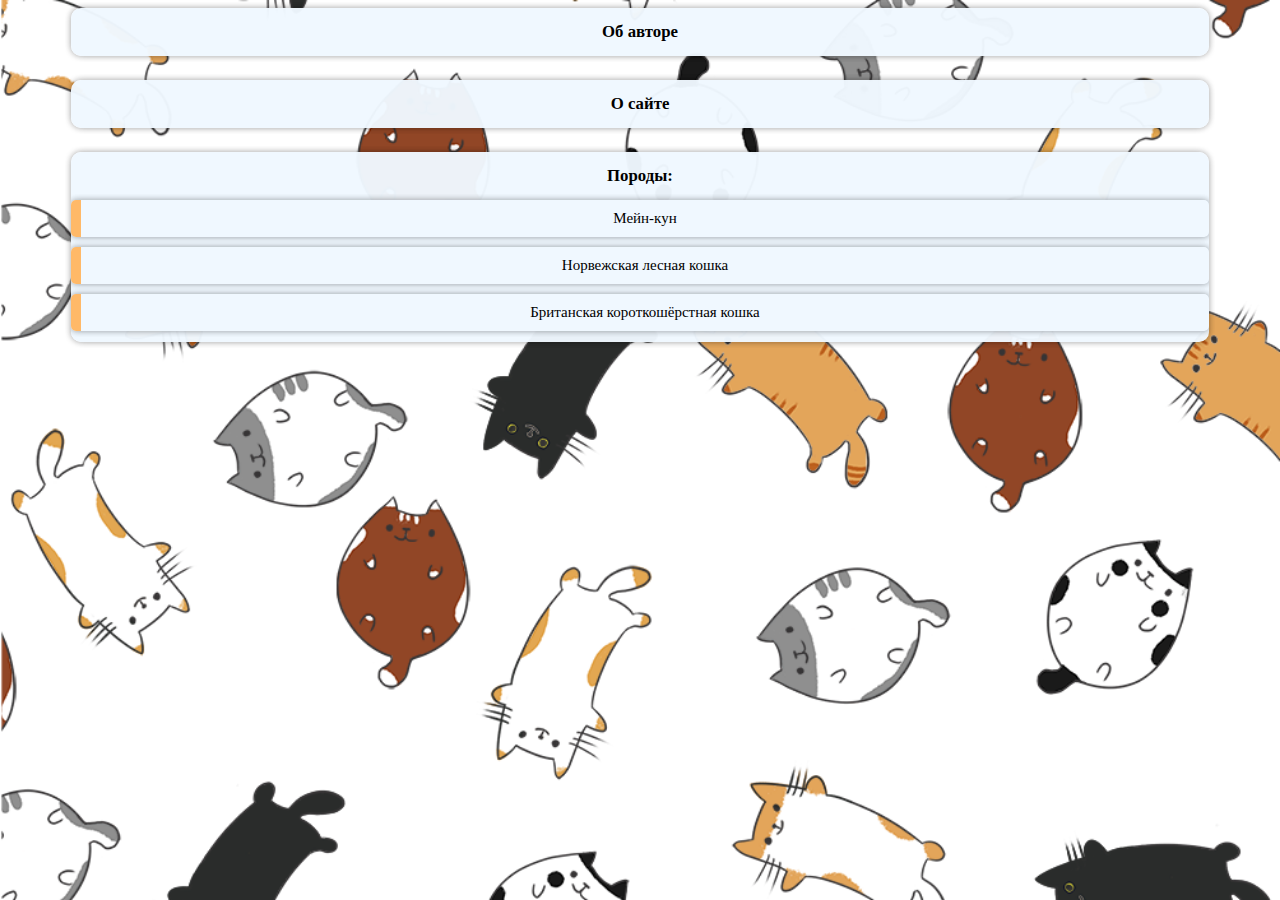
<file: index.html>
<!DOCTYPE html>
<html lang="en">
<head>
    <meta charset="UTF-8">
    <meta name="viewport" content="width=device-width, initial-scale=1.0">
    <meta http-equiv="X-UA-Compatible" content="ie=edge">
    <link rel="stylesheet" href="css/styles.css">
    <title>Это сайт о породах котиков</title>
    <style>
        h1 {
            text-align: center;
            font-family: Bradley Hand, cursive;
            font-weight: 800;
        }
        h2 {
            text-align: center;
            font-family: Bradley Hand, cursive;
            font-weight: 600;
        }
        p {
            text-align: left;
            font-family: Bradley Hand, cursive;
            font-size: medium;
        }
        .photo {
            margin: 10px;
            float: left;
            width: 20%;
            border-radius: 10px;
        }

        .contacts {
            width: 10%; 
            height: 10%;
            margin: 10px;
            float: left;
        }
    </style>
</head>

<body>
    <div class="card" class="demo" >
        <input type="checkbox" id="hd-1" class="hide" />
        <label for="hd-1"><h2>Об авторе</h2></label>
        <div>
        <img class="photo" src="img/my_photo2.jpg" >
        <p>Здравствуйте! Меня зовут 
            Лазуткина Анастасия Алексеевна.
            Я учусь на 1 курсе факультета компьютерных наук 
            в Воронежском Государственном Университете.</p> 
        <p>Приятного времяпровождения!</p>
        <p>Мои контакты:</p>
        <p>
        <a href="https://vk.com/id308073415"><img class="contacts" src="img/vk-1.svg" alt="Вконтакте" title="Вконтакте"></a>
        <a href="https://www.instagram.com/nastyalazutkina/"><img class="contacts" src="img/instagram-2-1.svg" alt="Инстаграм"
            title="Инстаграм"></a>
        <a href="mailto:lazutkina.anastasia@mail.ru"><img src="img/mail-ru-logo-2018.svg" alt="Написать письмо" width="20%"
            height="20%"  margin="10px" title="Написать письмо"></a> 
        </p>
            
        </div>
    </div>
    <br />
    <br />
    <div class="card" class="demo" >
        <input type="checkbox" id="hd-3" class="hide" />
        <label for="hd-3"><h2>О сайте</h2></label>
        <div>
            <p>
                Этот сайт - о породах котов и интересных фактах о них.
            </p>
        </div>
    </div>
    <br />
    <br />
    <div class="card"> <h2>Породы:</h2> <ul class="border">
        <a href="/maine_coon.html"><li>Мейн-кун</li></a>
        <a href="/skogkatt.html"><li>Норвежская лесная кошка</li></a>
        <a href="/british_shorthair.html"><li>Британская короткошёрстная кошка</li></a>
        </ul>
    </div>
</body>
</html>
</file>
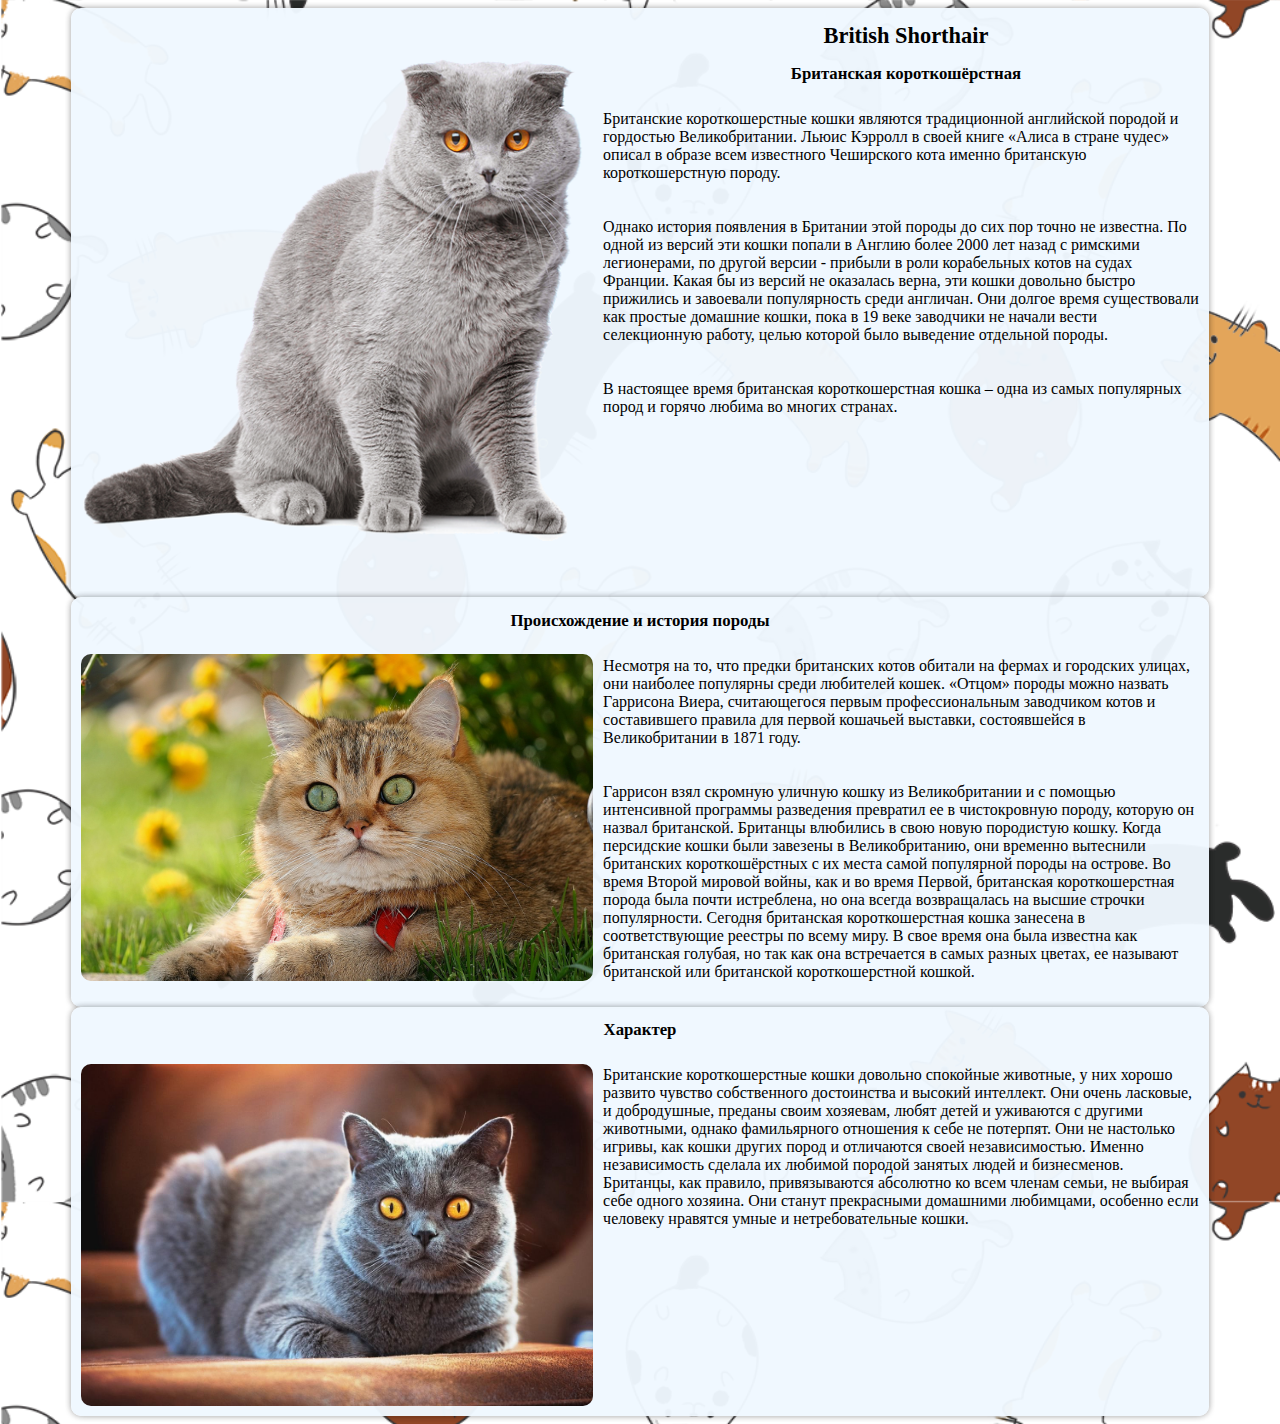
<file: british_shorthair.html>
<!DOCTYPE html>
<html lang="en">

<head>
  <meta charset="UTF-8">
  <meta name="viewport" content="width=device-width, initial-scale=1.0">
  <meta http-equiv="X-UA-Compatible" content="ie=edge">
  <link rel="stylesheet" href="css/styles.css">
  <title>British Shorthair</title>
  <style>
    h1 {
      text-align: center;
      font-family: Bradley Hand, cursive;
      font-weight: 800;
    }

    h2 {
      text-align: center;
      font-family: Bradley Hand, cursive;
      font-weight: 600;
    }

    p {
      text-align: left;
      padding: 10px;
      font-family: Bradley Hand, cursive;
      font-size: medium;
    }

    img {
      width: 45%;
      height: auto;
      float: left;
      border-radius: 10px;
      margin: 10px;
    }
  </style>
</head>

<body>
  <div class="card">
    <img src="img/pngegg.png">
    <h1>British Shorthair</h1>
    <h2>Британская короткошёрстная</h2>
    <p>Британские короткошерстные кошки являются традиционной английской породой и гордостью Великобритании. 
      Льюис Кэрролл в своей книге «Алиса в стране чудес» описал в образе всем известного Чеширского кота именно британскую 
      короткошерстную породу.</p>
      <p>Однако история появления в Британии этой породы до сих пор точно не известна. По одной из версий эти кошки
    попали в Англию более 2000 лет назад с римскими легионерами, по другой версии - прибыли в роли корабельных котов на
    судах Франции. Какая бы из версий не оказалась верна, эти кошки довольно быстро прижились и завоевали популярность среди
    англичан. Они долгое время существовали как простые домашние кошки, пока в 19 веке заводчики не начали вести
    селекционную работу, целью которой было выведение отдельной породы.</p> 
    <P>В настоящее время британская короткошерстная кошка –
    одна из самых популярных пород и горячо любима во многих странах.</P>
  </div>


  <div class="card">
    <h2>Происхождение и история породы</h2>
    <img src="img/brit2.jpg" >
    <p>Несмотря на то, что предки британских котов обитали на фермах и городских улицах, они наиболее популярны среди любителей
    кошек. «Отцом» породы можно назвать Гаррисона Виера, считающегося первым профессиональным заводчиком котов и
    составившего правила для первой кошачьей выставки, состоявшейся в Великобритании в 1871 году.
    </p>
    <p>Гаррисон взял скромную уличную кошку из Великобритании и с помощью интенсивной программы разведения превратил ее в
    чистокровную породу, которую он назвал британской. Британцы влюбились в свою новую породистую кошку. Когда персидские
    кошки были завезены в Великобританию, они временно вытеснили британских короткошёрстных с их места самой популярной
    породы на острове. Во время Второй мировой войны, как и во время Первой, британская короткошерстная порода была почти
    истреблена, но она всегда возвращалась на высшие строчки популярности. Сегодня британская короткошерстная кошка занесена
    в соответствующие реестры по всему миру. В свое время она была известна как британская голубая, но так как она
    встречается в самых разных цветах, ее называют британской или британской короткошерстной кошкой.</p>
  </div>

  <div class="card">
    
    <h2>Характер</h2>
    <img src="img/brit.jpg">
    <p>Британские короткошерстные кошки довольно спокойные животные, у них хорошо развито чувство собственного достоинства и
    высокий интеллект. Они очень ласковые, и добродушные, преданы своим хозяевам, любят детей и уживаются с другими
    животными, однако фамильярного отношения к себе не потерпят. Они не настолько игривы, как кошки других пород и
    отличаются своей независимостью. Именно независимость сделала их любимой породой занятых людей и бизнесменов. Британцы,
    как правило, привязываются абсолютно ко всем членам семьи, не выбирая себе одного хозяина. Они станут прекрасными
    домашними любимцами, особенно если человеку нравятся умные и нетребовательные кошки.</p>
    
  </div>
</body>
</file>
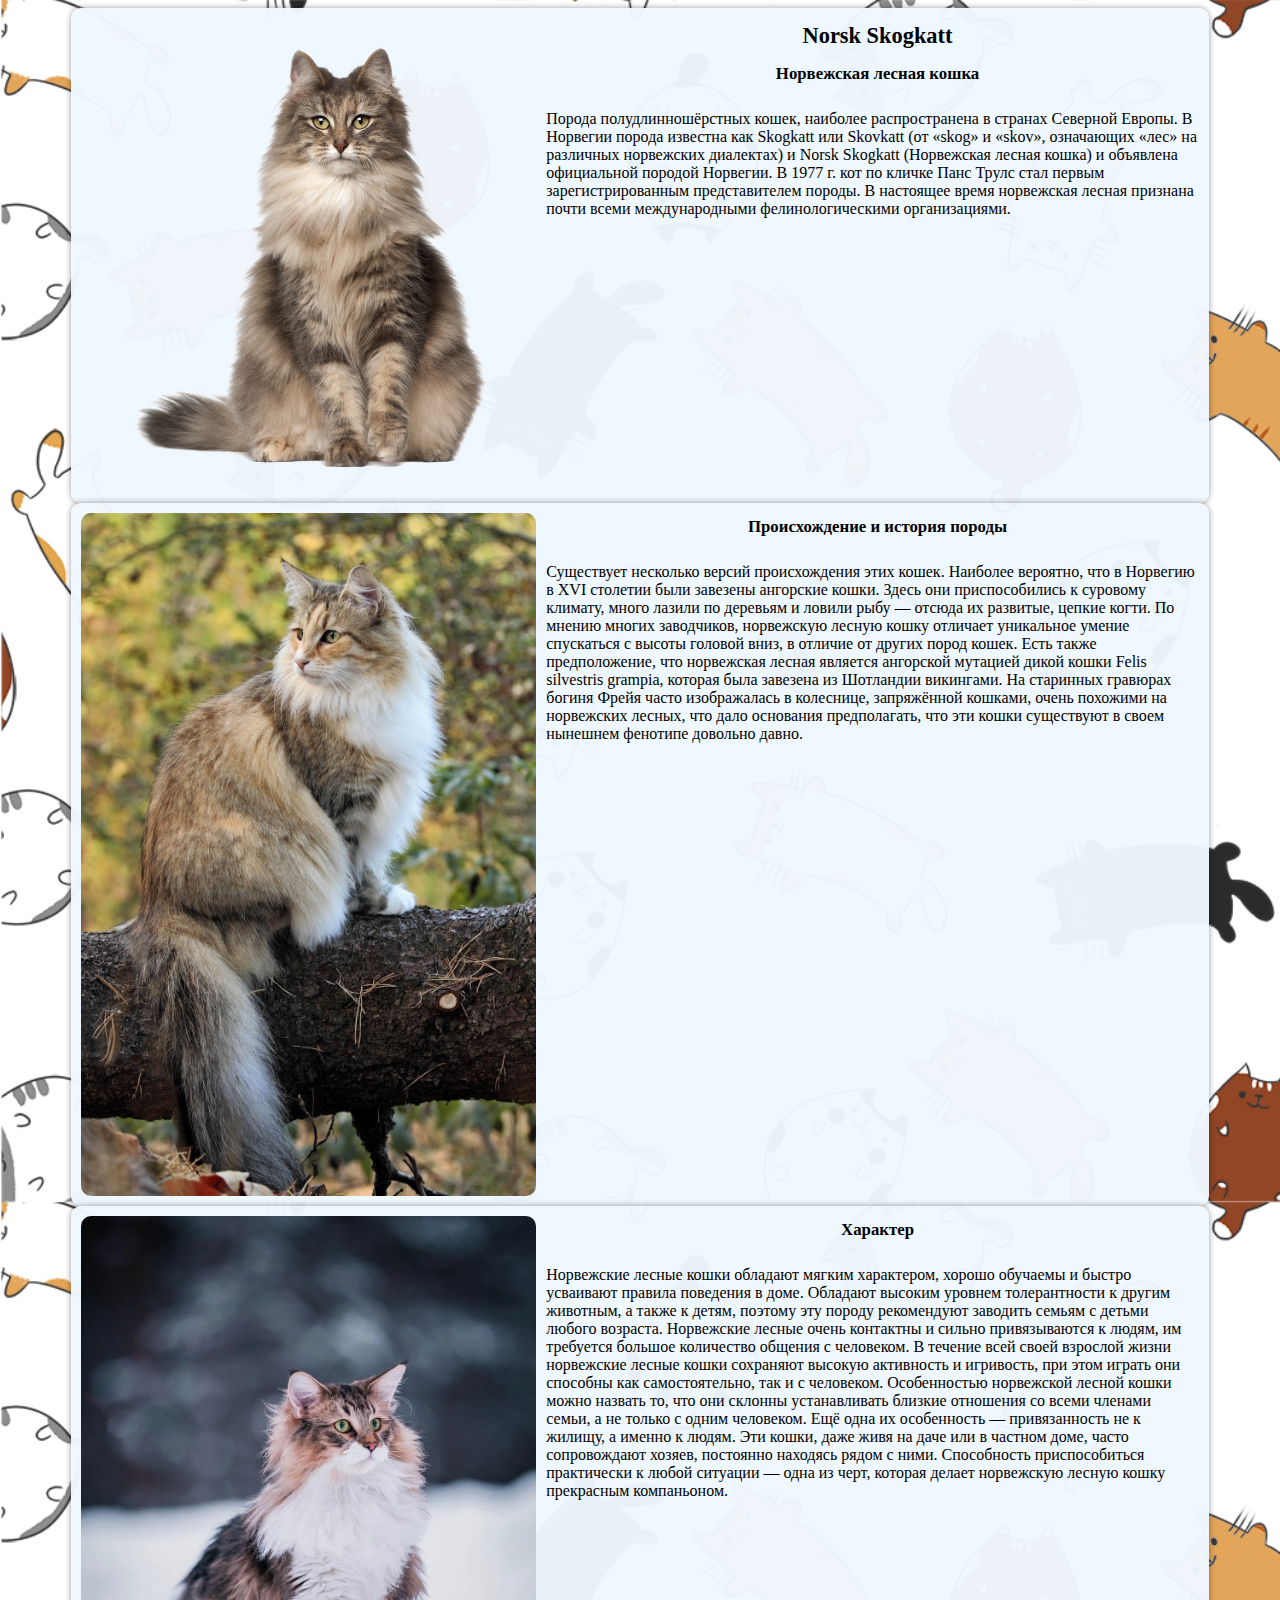
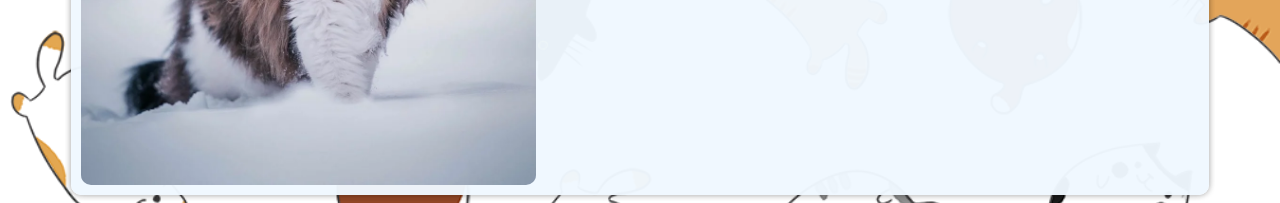
<file: skogkatt.html>
<!DOCTYPE html>
<html lang="en">

<head>
  <meta charset="UTF-8">
  <meta name="viewport" content="width=device-width, initial-scale=1.0">
  <meta http-equiv="X-UA-Compatible" content="ie=edge">
  <link rel="stylesheet" href="css/styles.css">
  <title>Norsk Skogkatt</title>
  <style>
    h1 {
      text-align: center;
      font-family: Bradley Hand, cursive;
      font-weight: 800;
    }

    h2 {
      text-align: center;
      font-family: Bradley Hand, cursive;
      font-weight: 600;
    }

    p {
      text-align: left;
      padding: 10px;
      font-family: Bradley Hand, cursive;
      font-size: medium;
    }
    img {
      width: 40%;
      height: auto;
      float: left;
      border-radius: 10px;
      margin: 10px;
    }
  </style>
</head>

<body>
  <div class="card">
    <img src="img/норв3.png"  >
    <h1> Norsk Skogkatt</h1>
    <h2>Норвежская лесная кошка</h2>
    
    <p>Порода полудлинношёрстных кошек, наиболее распространена в странах Северной Европы. В Норвегии порода известна как
  Skogkatt или Skovkatt (от «skog» и «skov», означающих «лес» на различных норвежских диалектах) и Norsk Skogkatt
  (Норвежская лесная кошка) и объявлена официальной породой Норвегии. В 1977 г. кот по кличке Панс Трулс стал первым зарегистрированным представителем породы. В настоящее
  время норвежская лесная признана почти всеми международными фелинологическими организациями.</p>
  </div>

  <div class="card">
    <img src="img/норвежская.jpg">
    <h2>Происхождение и история породы</h2>
    <p>Существует несколько версий происхождения этих кошек. Наиболее вероятно, что в Норвегию в XVI столетии были завезены
    ангорские кошки. Здесь они приспособились к суровому климату, много лазили по деревьям и ловили рыбу — отсюда их
    развитые, цепкие когти. По мнению многих заводчиков, норвежскую лесную кошку отличает уникальное умение спускаться с
    высоты головой вниз, в отличие от других пород кошек. Есть также предположение, что норвежская лесная является ангорской
    мутацией дикой кошки Felis silvestris grampia, которая была завезена из Шотландии викингами. На старинных гравюрах
    богиня Фрейя часто изображалась в колеснице, запряжённой кошками, очень похожими на норвежских лесных, что дало
    основания предполагать, что эти кошки существуют в своем нынешнем фенотипе довольно давно.</p>
  </div>

  <div class="card">
    <img src="img/scale_1200.webp">
    <h2>Характер</h2>
    <p>
      Норвежские лесные кошки обладают мягким характером, хорошо обучаемы и быстро усваивают правила поведения в доме. Обладают высоким уровнем толерантности к другим животным, а также к детям, поэтому эту
      породу рекомендуют заводить семьям с детьми любого возраста.
      
      Норвежские лесные очень контактны и сильно привязываются к людям, им требуется большое количество общения с человеком. В
      течение всей своей взрослой жизни норвежские лесные кошки сохраняют высокую активность и игривость, при этом играть они
      способны как самостоятельно, так и с человеком.
    
      Особенностью норвежской лесной кошки можно назвать то, что они склонны устанавливать близкие отношения со всеми членами
      семьи, а не только с одним человеком. Ещё одна их особенность — привязанность не к жилищу, а именно к людям. Эти кошки,
      даже живя на даче или в частном доме, часто сопровождают хозяев, постоянно находясь рядом с ними.
      
      Способность приспособиться практически к любой ситуации — одна из черт, которая делает норвежскую лесную кошку
      прекрасным компаньоном.
    </p>
  </div>
</body>
</file>
<file: css/styles.css>
body {
  background-color: aliceblue;
  background: url(/img/finabigcats.png);
  font-size: 70%;
  background-size: 100%;
}

a {
  color: black;
  text-decoration: none;
}

.card {
  text-align: center;
  margin: auto;
  width: 90%;
  height: auto;
  overflow: hidden;
  background-color: rgba(240, 248, 255, 0.97);
  border-radius: 10px;
  box-shadow: 2px -2px 5px 0 rgba(0, 0, 0, 0.1),
    -2px -2px 5px 0 rgba(0, 0, 0, 0.1), 2px 2px 5px 0 rgba(0, 0, 0, 0.1),
    -2px 2px 5px 0 rgba(0, 0, 0, 0.1);
}

.border {
  background-color: rgba(240, 248, 255, 0.99);
  list-style: none;
  padding: 0;
}

.border li {
  font-family: Bradley Hand, cursive;
  padding: 10px 20px;
  margin-bottom: 10px;
  border-radius: 5px;
  border-left: 10px solid #ffb968;
  box-shadow: 2px -2px 5px 0 rgba(0, 0, 0, 0.1),
    -2px -2px 5px 0 rgba(0, 0, 0, 0.1), 2px 2px 5px 0 rgba(0, 0, 0, 0.1),
    -2px 2px 5px 0 rgba(0, 0, 0, 0.1);
  font-size: 15px;
  transition: 0.3s all linear;
}

.border li:nth-child(2) {
  border-color: #8bc63e;
}
.border li:nth-child(3) {
  border-color: #fcba30;
}
.border li:hover {
  border-left: 10px solid transparent;
}
.border li:nth-child(1):hover {
  border-right: 10px solid #f05d22;
}
.border li:nth-child(2):hover {
  border-right: 10px solid #8bc63e;
}
.border li:nth-child(3):hover {
  border-right: 10px solid #fcba30;
}

.hide {
  display: none;
}

.hide + label ~ div {
  display: none;
}

.hide + label {
  border-bottom: none;
  padding: 0;
  cursor: pointer;
  display: inline-block;
}

.hide:checked + label {
  color: rgb(6, 116, 118);
  border-bottom: none;
}

.hide:checked + label + div {
  border-radius: 10px;
  display: block;
  background: rgba(240, 248, 255, 0.99);
  padding: 10px;
}

.demo {
  margin: auto;
}
</file>
